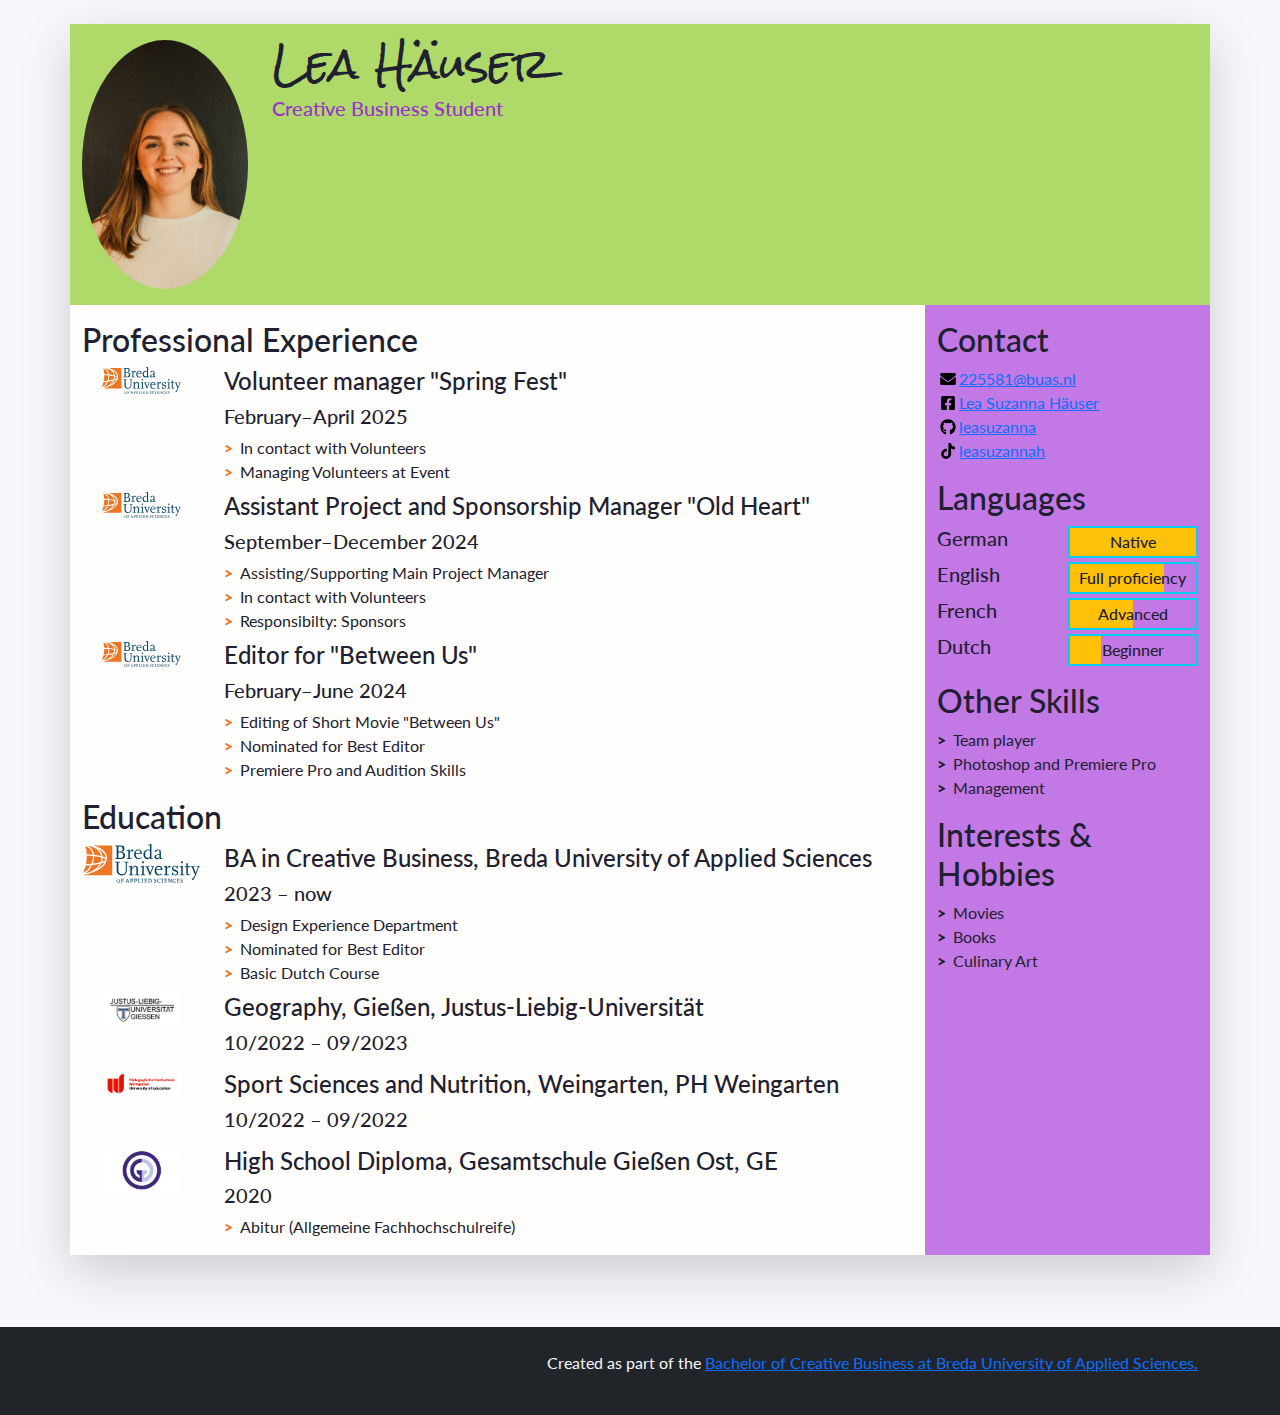
<file: index.html>
<!doctype html>
<html class="h-100" lang="en">
  
  <!-- An HTML document always starts with a "head", i.e. information about the page that isn't directly visible -->
  <head>
    <meta charset="utf-8">
    <meta name="viewport" content="width=device-width, initial-scale=1, shrink-to-fit=no">
<link rel="preconnect" href="https://fonts.googleapis.com">
<link rel="preconnect" href="https://fonts.gstatic.com" crossorigin>
	  
<link rel="preconnect" href="https://fonts.googleapis.com">
<link rel="preconnect" href="https://fonts.gstatic.com" crossorigin>
<link href="https://fonts.googleapis.com/css2?family=Rock+Salt&display=swap" rel="stylesheet">
    <!-- Links to the CSS styles from Bootstrap. -->
    <!-- -->
    <link href="https://cdn.jsdelivr.net/npm/bootstrap@5.3.3/dist/css/bootstrap.min.css" rel="stylesheet" integrity="sha384-QWTKZyjpPEjISv5WaRU9OFeRpok6YctnYmDr5pNlyT2bRjXh0JMhjY6hW+ALEwIH" crossorigin="anonymous">
    <!-- -->

    <!-- Links to our additional CSS styles -->
    <link rel="stylesheet" href="css/styles.css">

    <title>Lea Häuser's Resumé</title>
  </head>
  <!-- End of the head -->

  <!-- Start of the body, which contains everything visible on the page -->
  <body class="d-flex flex-column h-100 justify-content-between">

    <!--
      We use a Bootstrap container to align contents.
      The "container" class can be replaced by "container-fluid" to make a full width page.
      The "my-sm-4" class adds a margin (m) vertical (y) at sizes small (-sm-) and above, of 4 x 6 pixels
      The "resume-container" class doesn't come from Bootstrap, you can use it for your own styles
    -->
    <div class="container shadow-lg my-sm-4 resume-container">

      <!--
        <header> is a semantic element: it works exactly like <div>, but it gives information about the role of the code below.
        The "row" class is used for the Bootstrap grid.
      -->
      <header class="row resume-header justify-content-center">
        <!--
          A container to wrap around the portrait and align it. We use Bootstrap grid columns.
          This constrains the portrait to columns of decreasing sizes
        -->
        <div class="portrait-container col-5 col-sm-4 col-md-3 col-lg-2">
          <!--
            "w-100" makes sure the image takes the full width of the column it's in
            "rounded-circle" cuts a circle around the image
          -->
          <img class="w-100 rounded-circle my-3" src="images/picture-lea.jpg" alt="Portrait of Lea Häuser" width="160">
        </div>
        <!--
          A container to wrap around your name and tagline. Full-width at small size, then columns of increasing size.
        -->
        <div class="col-12 col-sm-8 col-md-9 col-lg-10 my-3 header-content">
          <h1 class="rock-salt-regular">Lea Häuser</h1>
          <h5 class= "your-expert-in-creative-business"
			  >Creative Business Student</h5>
        </div>
      </header>

      <!--
        Another row in the Bootstrap grid, for the rest of the résumé.
        Biography and other details will be on top of each other at sizes XS and S, then next to each other.
        Use the "flex-row-reverse" class here to swap the columns around.
      -->
      <div class="row resume-bottom">

        <!--
          <main> is another semantic element. It will contain biographical info (professional experience and education).
        -->
        <main class="col-md-7 col-lg-8 col-xl-9 resume-main">

          <!--
            <section> is yet another semantic element. The first one is for professional experience.
          -->
          <section class="my-3 biography-section">
            <h2>Professional Experience</h2>
            <!--
              Each list item (li) in the unordered list (ul) below will be one job.
              "list-unstyled" is a class that hides the bullet points of a list.
            -->
            <ul class="biography-list list-unstyled">

              <!-- Top item (generally the latest or most relevant) in professional experience -->
              <li class="biography-item row mb-2">
                <!-- We're using a grid inside a grid so we can align logos and text -->
                <div class="logo-container col-3 col-sm-2 col-md-3 col-lg-2">
                  <img class="biography-logo mw-100 d-block mx-auto" src="images/schools/logo-buas.svg" alt="Company logo" width="80">
                </div>
                <div class="biography-contents col-9 col-sm-10 col-md-9 col-lg-10">
                  <h4>Volunteer manager "Spring Fest"</h4>
                  <h5>February&ndash;April 2025</h5>
                  <!-- Use the list below to talk about your achievements -->
                  <ul class="biography-details list-unstyled">
                    <li>In contact with Volunteers</li>
                    <li>Managing Volunteers at Event </li>
                  </ul>
                </div>
              </li>

              <!-- 2nd item in professional experience -->
              <li class="biography-item row mb-2">
                <div class="logo-container col-3 col-sm-2 col-md-3 col-lg-2">
                <!-- We're using a grid inside a grid so we can align logos and text -->
                  <img class="biography-logo mw-100 d-block mx-auto" src="images/schools/logo-buas.svg" alt="Company logo" width="80">
                </div>
                <div class="biography-contents col-9 col-sm-10 col-md-9 col-lg-10">
                  <h4>Assistant Project and Sponsorship Manager "Old Heart"</h4>
                  <h5>September&ndash;December 2024</h5>
					<ul class="biography-details list-unstyled">
                    <li>Assisting/Supporting Main Project Manager</li>
                    <li>In contact with Volunteers</li>
                    <li>Responsibilty: Sponsors</li>
                  </ul>
                  <!-- This entry doesn't have a list of achievements, but you can copy-paste the one from above -->
                </div>
              </li>
              <li class="biography-item row mb-2">
                <!-- We're using a grid inside a grid so we can align logos and text -->
                <div class="logo-container col-3 col-sm-2 col-md-3 col-lg-2">
                  <img class="biography-logo mw-100 d-block mx-auto" src="images/schools/logo-buas.svg" alt="Company logo" width="80">
                </div>
                <div class="biography-contents col-9 col-sm-10 col-md-9 col-lg-10">
                  <h4>Editor for "Between Us"</h4>
                  <h5>February&ndash;June 2024</h5>
                  <!-- Use the list below to talk about your achievements -->
                  <ul class="biography-details list-unstyled">
                    <li>Editing of Short Movie "Between Us"</li>
                    <li>Nominated for Best Editor</li>
                    <li>Premiere Pro and Audition Skills</li>
                  </ul>
                </div>
              </li>  
            </ul>
          </section>

          <!-- We're done with jobs, let's move on to schools -->

          <section class="my-3 biography-section">
            <h2>Education</h2>
            <ul class="biography-list list-unstyled">

              <!-- Top item in education. And by "top", I mean a Bachelor in Creative Business at BUas. -->
              <li class="biography-item row mb-2">
                <div class="logo-container col-3 col-sm-2 col-md-3 col-lg-2">
                  <img class="biography-logo mw-100 d-block mx-auto" src="images/schools/logo-buas.svg" alt="School logo" width="120">
                </div>
                <div class="biography-contents col-9 col-sm-10 col-md-9 col-lg-10">
                  <h4>BA in Creative Business, Breda University of Applied Sciences</h4>
                  <h5>2023&nbsp;&ndash;&nbsp;now</h5>
                  <!-- Use the list below to talk about minors, exchanges, extra-curricular activities. -->
                  <ul class="biography-details list-unstyled">
                    <li>Design Experience Department</li>
                    <li>Nominated for Best Editor</li>
                    <li>Basic Dutch Course</li>
                  </ul>
                </div>
              </li>

              <!-- 2nd item in education -->
              <li class="biography-item row mb-2">
                <div class="logo-container col-3 col-sm-2 col-md-3 col-lg-2">
                  <img class="biography-logo mw-100 d-block mx-auto" src="images/schools/jlu.png" alt="School logo" width="80">
                </div>
                <div class="biography-contents col-9 col-sm-10 col-md-9 col-lg-10">
                  <h4>Geography, Gießen, Justus-Liebig-Universität</h4>
                  <h5>10/2022&nbsp;–&nbsp;09/2023</h5>
                </div>
              </li>
				 <li class="biography-item row mb-2">
                <div class="logo-container col-3 col-sm-2 col-md-3 col-lg-2">
                  <img class="biography-logo mw-100 d-block mx-auto" src="images/schools/ph-weingarten.png" alt="School logo" width="80">
                </div>
                <div class="biography-contents col-9 col-sm-10 col-md-9 col-lg-10">
                  <h4>Sport Sciences and Nutrition, Weingarten, PH Weingarten</h4>
                  <h5>10/2022&nbsp;&ndash;&nbsp;09/2022</h5>                
                </div>
              </li>
				 <li class="biography-item row mb-2">
                <div class="logo-container col-3 col-sm-2 col-md-3 col-lg-2">
                  <img class="biography-logo mw-100 d-block mx-auto" src="images/schools/ggo.png" alt="School logo" width="80">
                </div>
                <div class="biography-contents col-9 col-sm-10 col-md-9 col-lg-10">
                  <h4>High School Diploma, Gesamtschule Gießen Ost, GE</h4>
                  <h5>2020</h5>
                  <ul class="biography-details list-unstyled">
                    <li>Abitur (Allgemeine Fachhochschulreife)</li>
                  </ul>
                </div>
              </li>
            </ul>
          </section>

          <!-- This is the end of the "Education" section -->

        </main>

        <!--
          We're done with the first column.
          We now move on to the column with contact details, languages and other skills
          <aside> is also a semantic element.
        -->
        <aside class="col-md-5 col-lg-4 col-xl-3 resume-aside">

          <!-- The first block will be contact details -->
          <section class="my-3 aside-section">
            <h2>Contact</h2>
            <!--
              A list of all your contact details.
              There are more icons in the images/icons folder, have a look if you want to add your LinkedIn or TikTok profile.
              Be careful and only put channels through which you really want to be contacted.
              If your phone number is your personal one, you may want to remove it!
            -->
            <ul class="contact-list list-unstyled">
              <li class="contact-item">
                <a class="d-flex align-items-center" href="mailto:225581@buas.nl" target="_blank">
                  <img class="contact-icon" src="images/icons/envelope.svg" alt="Email">
                  225581@buas.nl
                </a>
              </li>
              <li class="contact-item">
                <a class="d-flex align-items-center" href="https://www.facebook.com/profile.php?id=100083035853032" target="_blank">
                  <img class="contact-icon" src="images/icons/facebook.svg" alt="Facebook">
                  Lea Suzanna Häuser
                </a>
              </li>
              <li class="contact-item">
                <a class="d-flex align-items-center" href="https://github.com/leasuzanna" target="_blank">
                  <img class="contact-icon" src="images/icons/github.svg" alt="LinkedIn">
                  leasuzanna
                </a>
              </li>
              <li class="contact-item">
                <a class="d-flex align-items-center" href="https://www.tiktok.com/@leasuzannah" target="_blank">
                  <img class="contact-icon" src="images/icons/tiktok.svg" alt="Mobile Phone">
                  leasuzannah
                </a>
              </li>
            </ul>
          </section>

          <!-- End of contact details, moving on to languages -->

          <section class="my-3 aside-section">
            <h2>Languages</h2>
            <!-- Each item in the list is a language. Modify, add or remove depending on what you speak -->
            <ul class="language-list list-unstyled">
              <li class="language-item d-flex mb-1">
                <h5 class="language-name w-50">German</h5>
                <div class="language-level w-50 border border-info border-2 position-relative">
                  <!-- The div below is a progress bar. Choose between w-25, w-50, w-75 and w-100 to show your level of fluency -->
                  <div class="language-progress position-absolute bg-warning h-100 w-100"></div>
                  <h6 class="position-absolute w-100 text-center top-0 py-1">Native</h6>
                </div>
              </li>
              <li class="language-item d-flex mb-1">
                <h5 class="language-name w-50">English</h5>
                <div class="language-level w-50 border border-info border-2 position-relative">
                  <!-- The div below is a progress bar. Choose between w-25, w-50, w-75 and w-100 to show your level of fluency -->
                  <div class="language-progress position-absolute bg-warning h-100 w-75"></div>
                  <h6 class="position-absolute w-100 text-center top-0 py-1">Full proficiency</h6>
                </div>
              </li>
              <li class="language-item d-flex mb-1">
                <h5 class="language-name w-50">French</h5>
                <div class="language-level w-50 border border-info border-2 position-relative">
                  <!-- The div below is a progress bar. Choose between w-25, w-50, w-75 and w-100 to show your level of fluency -->
                  <div class="language-progress position-absolute bg-warning h-100 w-50"></div>
                  <h6 class="position-absolute w-100 text-center top-0 py-1">Advanced</h6>
                </div>
              </li>
              <li class="language-item d-flex mb-1">
                <h5 class="language-name w-50">Dutch</h5>
                <div class="language-level w-50 border border-info border-2 position-relative">
                  <!-- The div below is a progress bar. Choose between w-25, w-50, w-75 and w-100 to show your level of fluency -->
                  <div class="language-progress position-absolute bg-warning h-100 w-25"></div>
                  <h6 class="position-absolute w-100 text-center top-0 py-1">Beginner</h6>
                </div>
              </li>
            </ul>
          </section>

          <!-- End of contact details, moving on to other skills -->

          <section class="my-3 aside-section">
            <h2>Other Skills</h2>
            <ul class="skill-list list-unstyled">
              <li class="skill-item">Team player</li>
              <li class="skill-item">Photoshop and Premiere Pro</li>
              <li class="skill-item">Management</li>
            </ul>
          </section>

          <!-- End of other skills, moving on to interest and hobbies -->

          <section class="my-3 aside-section">
            <h2>Interests &amp; Hobbies</h2>
            <ul class="skill-list list-unstyled">
              <li class="skill-item">Movies</li>
              <li class="skill-item">Books</li>
			  <li class="skill-item">Culinary Art</li>
            </ul>
          </section>

        </aside>
      </div>
    </div>

    <!-- And now, a footer! -->
    <footer class="bg-dark mt-sm-5 py-4 text-light">
      <p class="container text-end">
        Created as part of the <a href="https://www.buas.nl/en/programmes/creative-business" target="_blank">Bachelor of Creative Business at Breda University of Applied Sciences.</a>
      </p>
    </footer>

  </body>
</html>
</file>
<file: css/styles.css>
/* Use this file to use your own styles*/

/* Import declaration to use Google Fonts - check https://fonts.google.com/ for details */
@import url('https://fonts.googleapis.com/css2?family=Lato:ital,wght@0,400;0,700;1,400;1,700&display=swap');

/* Styles for the body */

body {
	font-family: Lato, "Open Sans", Roboto, "Segoe UI", "Helvetica Neue", Helvetica, Arial, sans-serif;
	color: #202030;
	background-color: #f8f8fc;
}

/* Styles for custom classes in the document. (There are more, try to find them out!) */

.resume-header {
    background-color: #AFD968;
}

.resume-main {
	background-color: #fffefc;
}

.resume-aside {
    background-color: #C279E6;
}

/* Styles for lists in the document */

.biography-details li::before, .skill-list li::before {
	content: ">";
	font-weight: 800;
	display: inline-block;
	width: 1em;
	margin-left: -1em;
}

.biography-details li::before {
	color: #EE7623;
}

.biography-details li, .skill-list li {
	padding-left: 1em;
}

/* Styles for contact icons */

.contact-icon {
	height: 1em;
	flex-basis: 1.4em;
}

.rock-salt-regular {
  font-family: "Rock Salt", cursive;
  font-weight: 400;
  font-style: normal;
}

.your-expert-in-creative-business  {
	color: darkorchid
		
		}
</file>
